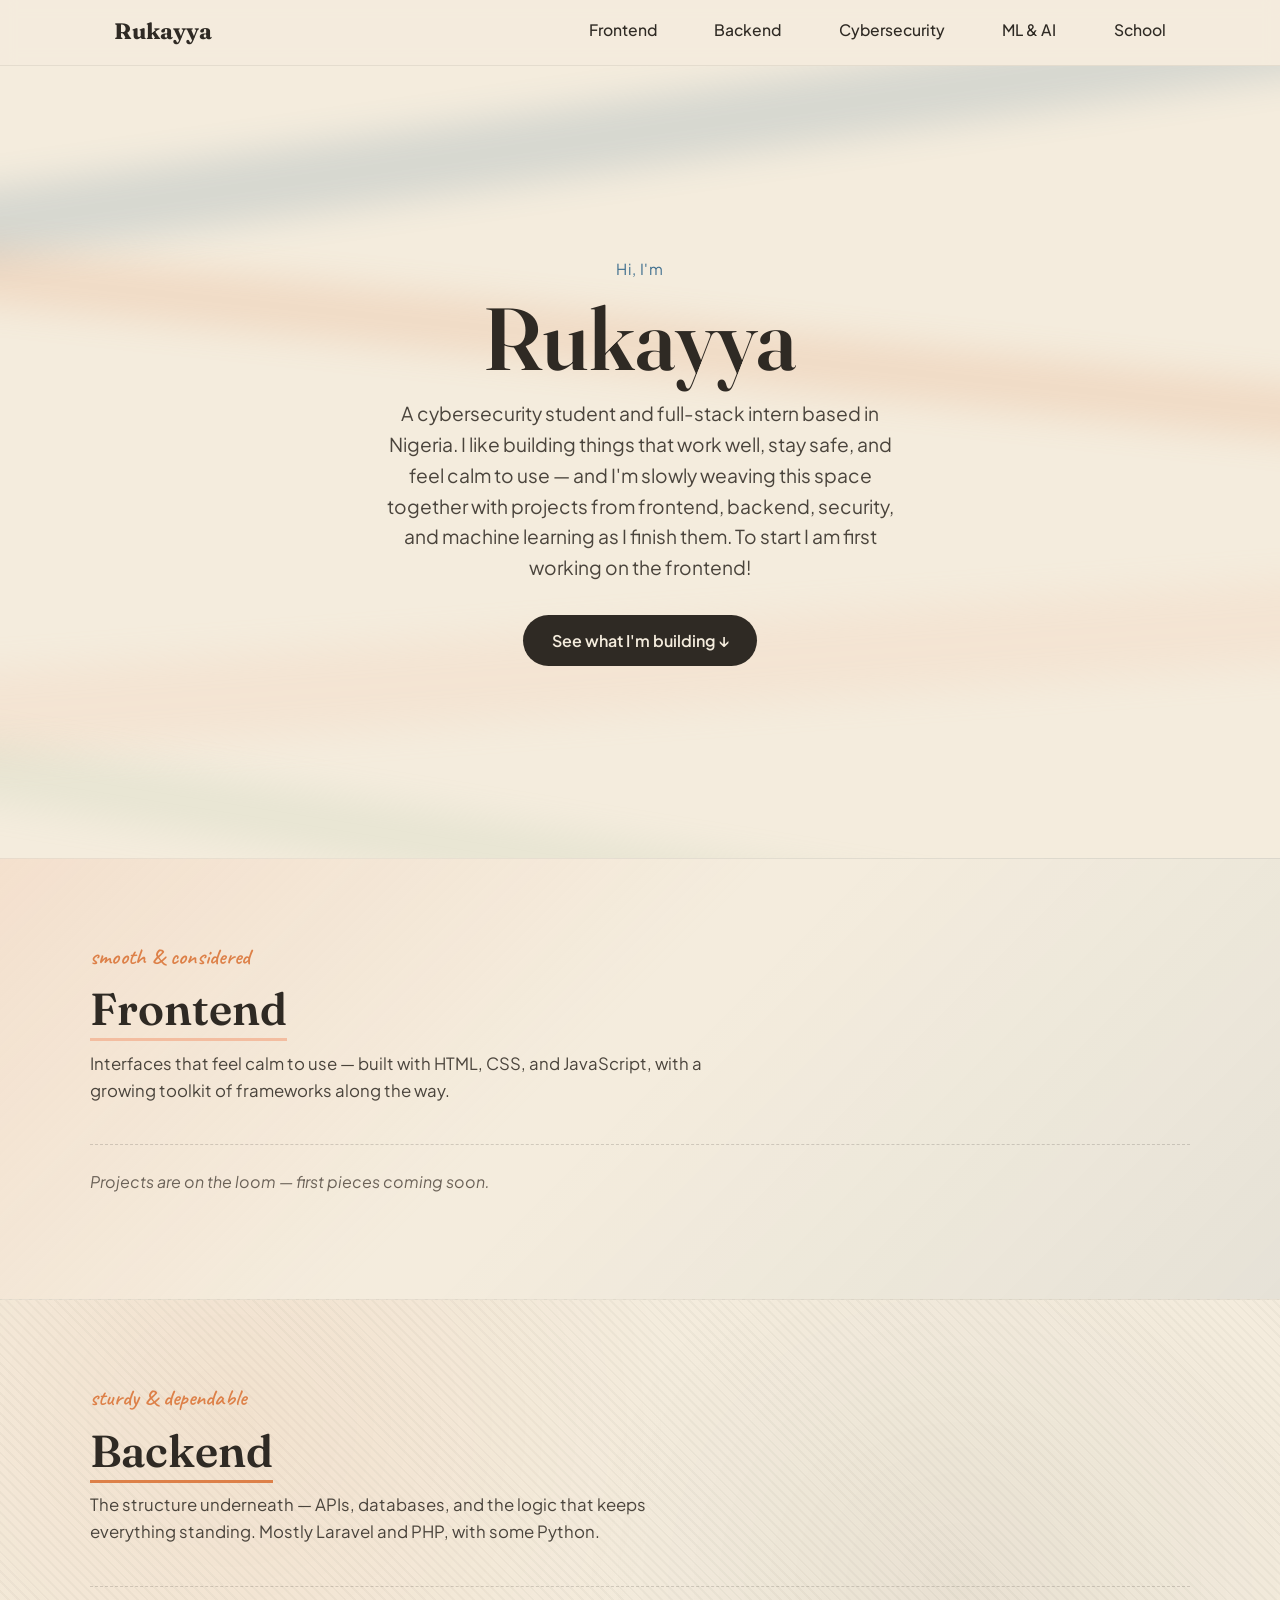
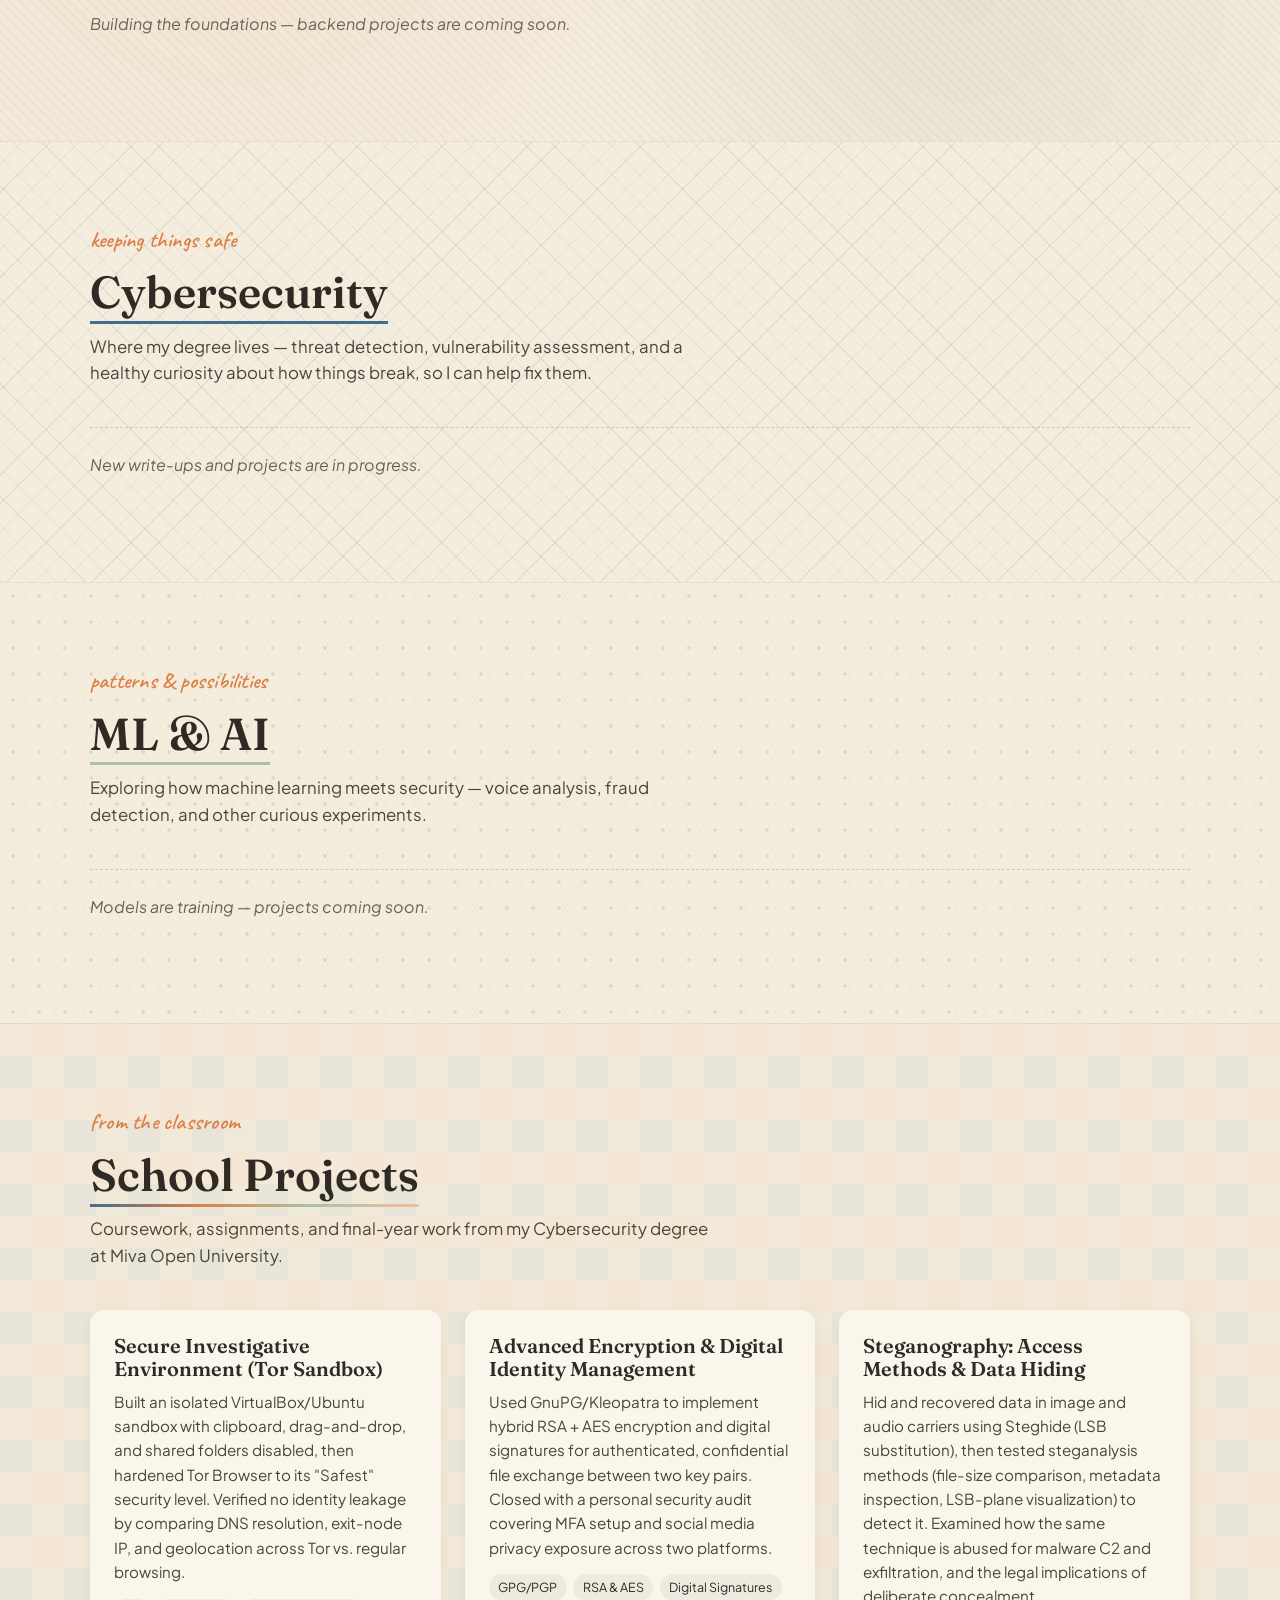
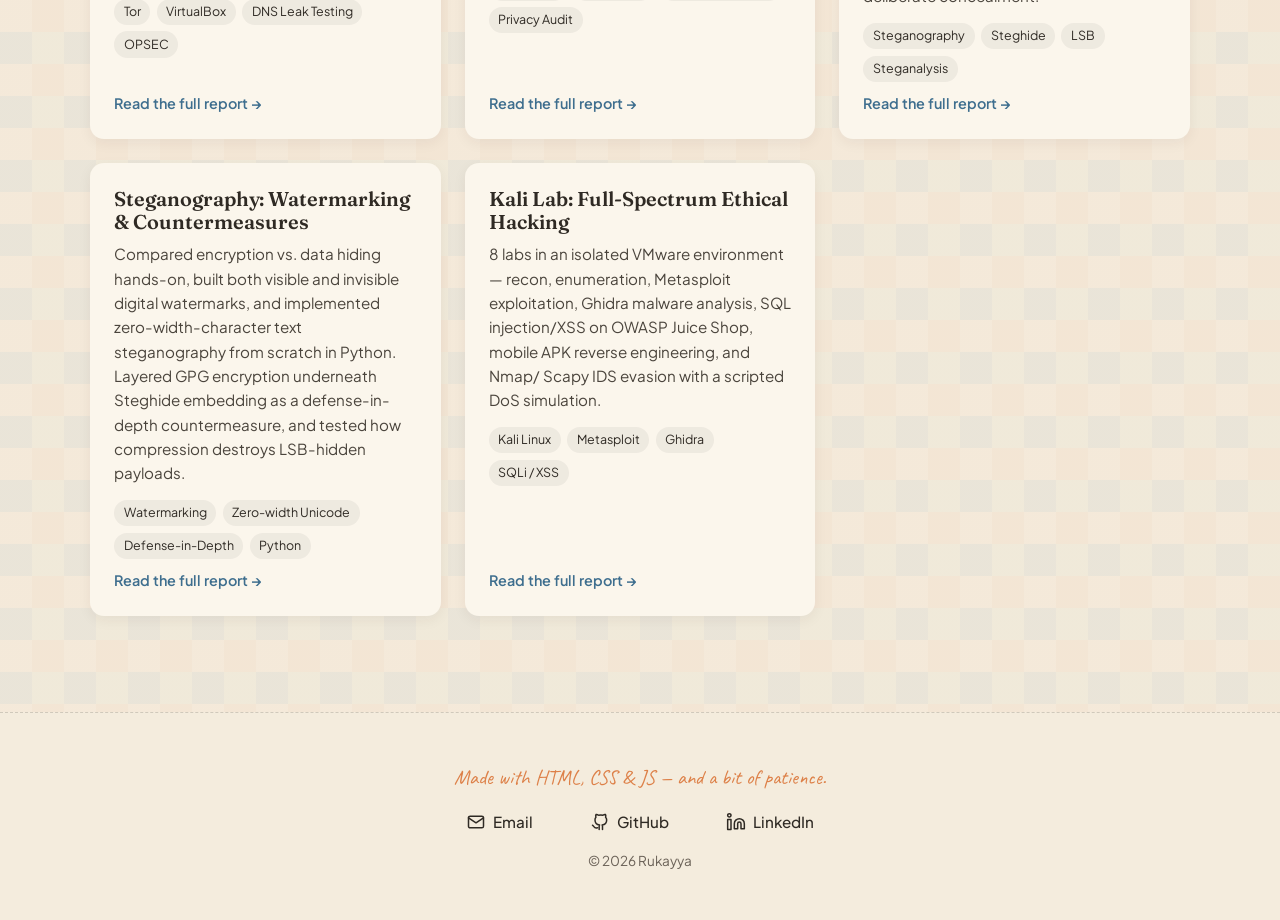
<file: index.html>
<!DOCTYPE html>
<html lang="en">
<head>
  <meta charset="UTF-8">
  <meta name="viewport" content="width=device-width, initial-scale=1.0">
  <title>Rukayya — Portfolio</title>
  <meta name="description" content="Portfolio of Rukayya — Frontend, Backend, Cybersecurity, ML &amp; AI, and school projects.">

  <!-- Yarn favicon, because everything here is a little bit woven together -->
  <link rel="icon" href="data:image/svg+xml,<svg xmlns=%22http://www.w3.org/2000/svg%22 viewBox=%220 0 100 100%22><text y=%22.9em%22 font-size=%2290%22>%F0%9F%A7%B6</text></svg>">

  <link rel="preconnect" href="https://fonts.googleapis.com">
  <link rel="preconnect" href="https://fonts.gstatic.com" crossorigin>
  <link href="https://fonts.googleapis.com/css2?family=Fraunces:opsz,wght@9..144,400..700&family=Plus+Jakarta+Sans:wght@400;500;600;700&family=Caveat:wght@600&display=swap" rel="stylesheet">

  <link rel="stylesheet" href="style.css">
</head>
<body>

  <a class="skip-link" href="#main">Skip to content</a>

  <header class="site-header">
    <div class="nav-wrap">
      <a href="#top" class="logo">Rukayya</a>

      <button class="nav-toggle" aria-label="Toggle navigation" aria-expanded="false">
        <span></span><span></span><span></span>
      </button>

      <nav class="nav-links" id="nav-links">
        <a href="#frontend">Frontend</a>
        <a href="#backend">Backend</a>
        <a href="#security">Cybersecurity</a>
        <a href="#ml-ai">ML &amp; AI</a>
        <a href="#school">School</a>
      </nav>
    </div>
  </header>

  <main id="main">

    <!-- ================= HERO ================= -->
    <section id="top" class="hero">
      <div class="hero-threads" aria-hidden="true">
        <span class="thread thread-blue"></span>
        <span class="thread thread-orange"></span>
        <span class="thread thread-peach"></span>
        <span class="thread thread-sage"></span>
      </div>

      <div class="hero-content">
        <p class="eyebrow">Hi, I'm</p>
        <h1>Rukayya</h1>
        <p class="hero-tagline">
          A cybersecurity student and full-stack intern based in Nigeria.
          I like building things that work well, stay safe, and feel calm to use —
          and I'm slowly weaving this space together with projects from frontend,
          backend, security, and machine learning as I finish them. 
          To start I am first working on the frontend!
        </p>
        <a href="#frontend" class="hero-cta">See what I'm building ↓</a>
      </div>
    </section>

    <!-- ================= FRONTEND ================= -->
    <section id="frontend" class="discipline silk">
      <div class="discipline-inner">
        <header class="discipline-header">
          <p class="eyebrow handwritten">smooth &amp; considered</p>
          <h2>Frontend</h2>
          <p class="discipline-intro">
            Interfaces that feel calm to use — built with HTML, CSS, and
            JavaScript, with a growing toolkit of frameworks along the way.
          </p>
        </header>

        <div class="project-grid" data-category="frontend"></div>
        <p class="empty-state" data-category="frontend">
          Projects are on the loom — first pieces coming soon.
        </p>
      </div>
    </section>

    <!-- ================= BACKEND ================= -->
    <section id="backend" class="discipline leather">
      <div class="discipline-inner">
        <header class="discipline-header">
          <p class="eyebrow handwritten">sturdy &amp; dependable</p>
          <h2>Backend</h2>
          <p class="discipline-intro">
            The structure underneath — APIs, databases, and the logic that
            keeps everything standing. Mostly Laravel and PHP, with some Python.
          </p>
        </header>

        <div class="project-grid" data-category="backend"></div>
        <p class="empty-state" data-category="backend">
          Building the foundations — backend projects are coming soon.
        </p>
      </div>
    </section>

    <!-- ================= CYBERSECURITY ================= -->
    <section id="security" class="discipline lace">
      <div class="discipline-inner">
        <header class="discipline-header">
          <p class="eyebrow handwritten">keeping things safe</p>
          <h2>Cybersecurity</h2>
          <p class="discipline-intro">
            Where my degree lives — threat detection, vulnerability
            assessment, and a healthy curiosity about how things break,
            so I can help fix them.
          </p>
        </header>

        <div class="project-grid" data-category="security"></div>
        <p class="empty-state" data-category="security">
          New write-ups and projects are in progress.
        </p>
      </div>
    </section>

    <!-- ================= ML & AI ================= -->
    <section id="ml-ai" class="discipline knit">
      <div class="discipline-inner">
        <header class="discipline-header">
          <p class="eyebrow handwritten">patterns &amp; possibilities</p>
          <h2>ML &amp; AI</h2>
          <p class="discipline-intro">
            Exploring how machine learning meets security — voice analysis,
            fraud detection, and other curious experiments.
          </p>
        </header>

        <div class="project-grid" data-category="ml-ai"></div>
        <p class="empty-state" data-category="ml-ai">
          Models are training — projects coming soon.
        </p>
      </div>
    </section>

    <!-- ================= SCHOOL PROJECTS ================= -->
    <section id="school" class="discipline patchwork">
      <div class="discipline-inner">
        <header class="discipline-header">
          <p class="eyebrow handwritten">from the classroom</p>
          <h2>School Projects</h2>
          <p class="discipline-intro">
            Coursework, assignments, and final-year work from my
            Cybersecurity degree at Miva Open University.
          </p>
        </header>

        <div class="project-grid" data-category="school">

          <a class="project-card-link" href="reports/cyb406-lab1.html">
            <div class="project-card">
              <h3>Secure Investigative Environment (Tor Sandbox)</h3>
              <p>
                Built an isolated VirtualBox/Ubuntu sandbox with clipboard,
                drag-and-drop, and shared folders disabled, then hardened
                Tor Browser to its "Safest" security level. Verified no
                identity leakage by comparing DNS resolution, exit-node IP,
                and geolocation across Tor vs. regular browsing.
              </p>
              <div class="project-tags">
                <span>Tor</span>
                <span>VirtualBox</span>
                <span>DNS Leak Testing</span>
                <span>OPSEC</span>
              </div>
              <span class="card-cta">Read the full report →</span>
            </div>
          </a>

          <a class="project-card-link" href="reports/cyb406-lab2.html">
            <div class="project-card">
              <h3>Advanced Encryption &amp; Digital Identity Management</h3>
              <p>
                Used GnuPG/Kleopatra to implement hybrid RSA + AES
                encryption and digital signatures for authenticated,
                confidential file exchange between two key pairs. Closed
                with a personal security audit covering MFA setup and
                social media privacy exposure across two platforms.
              </p>
              <div class="project-tags">
                <span>GPG/PGP</span>
                <span>RSA &amp; AES</span>
                <span>Digital Signatures</span>
                <span>Privacy Audit</span>
              </div>
              <span class="card-cta">Read the full report →</span>
            </div>
          </a>

          <a class="project-card-link" href="reports/cyb402-week1.html">
            <div class="project-card">
              <h3>Steganography: Access Methods &amp; Data Hiding</h3>
              <p>
                Hid and recovered data in image and audio carriers using
                Steghide (LSB substitution), then tested steganalysis
                methods (file-size comparison, metadata inspection,
                LSB-plane visualization) to detect it. Examined how the
                same technique is abused for malware C2 and exfiltration,
                and the legal implications of deliberate concealment.
              </p>
              <div class="project-tags">
                <span>Steganography</span>
                <span>Steghide</span>
                <span>LSB</span>
                <span>Steganalysis</span>
              </div>
              <span class="card-cta">Read the full report →</span>
            </div>
          </a>

          <a class="project-card-link" href="reports/cyb402-week2-8.html">
            <div class="project-card">
              <h3>Steganography: Watermarking &amp; Countermeasures</h3>
              <p>
                Compared encryption vs. data hiding hands-on, built both
                visible and invisible digital watermarks, and implemented
                zero-width-character text steganography from scratch in
                Python. Layered GPG encryption underneath Steghide
                embedding as a defense-in-depth countermeasure, and tested
                how compression destroys LSB-hidden payloads.
              </p>
              <div class="project-tags">
                <span>Watermarking</span>
                <span>Zero-width Unicode</span>
                <span>Defense-in-Depth</span>
                <span>Python</span>
              </div>
              <span class="card-cta">Read the full report →</span>
            </div>
          </a>

          <a class="project-card-link" href="reports/cyb405-group-assessment.html">
            <div class="project-card">
              <h3>Kali Lab: Full-Spectrum Ethical Hacking</h3>
              <p>
                 8 labs in an isolated
                VMware environment — recon, enumeration, Metasploit
                exploitation, Ghidra malware analysis, SQL injection/XSS on
                OWASP Juice Shop, mobile APK reverse engineering, and Nmap/
                Scapy IDS evasion with a scripted DoS simulation.
              </p>
              <div class="project-tags">
                <span>Kali Linux</span>
                <span>Metasploit</span>
                <span>Ghidra</span>
                <span>SQLi / XSS</span>
              </div>
              <span class="card-cta">Read the full report →</span>
            </div>
          </a>

        </div>
      </div>
    </section>

  </main>

  <footer class="site-footer">
    <div class="footer-inner">
      <p class="footer-note">Made with HTML, CSS &amp; JS — and a bit of patience.</p>

      <div class="footer-links">

        <a href="mailto:rukanasidi@gmail.com" aria-label="Email">
          <svg viewBox="0 0 24 24" fill="none" stroke="currentColor" stroke-width="1.8" stroke-linecap="round" stroke-linejoin="round"><rect x="3" y="5" width="18" height="14" rx="2"/><path d="M3 7l9 6 9-6"/></svg>
          <span>Email</span>
        </a>
        <a href="https://github.com/Rukanasidi" target="_blank" rel="noopener" aria-label="GitHub">
          <svg viewBox="0 0 24 24" fill="none" stroke="currentColor" stroke-width="1.8" stroke-linecap="round" stroke-linejoin="round"><path d="M9 19c-4.3 1.4-4.3-2.5-6-3m12 5v-3.5c0-1 .1-1.4-.5-2 2.8-.3 5.5-1.4 5.5-6a4.6 4.6 0 0 0-1.3-3.2 4.2 4.2 0 0 0-.1-3.2s-1.4-.4-3.1.8a10.8 10.8 0 0 0-5.2 0c-1.7-1.2-3.1-.8-3.1-.8a4.2 4.2 0 0 0-.1 3.2A4.6 4.6 0 0 0 6 9.5c0 4.6 2.7 5.7 5.5 6-.6.6-.6 1.2-.5 2V21"/></svg>
          <span>GitHub</span>
        </a>
        <a href="https://www.linkedin.com/in/rukayya-nasidi-1359771a4/" target="_blank" rel="noopener" aria-label="LinkedIn">
          <svg viewBox="0 0 24 24" fill="none" stroke="currentColor" stroke-width="1.8" stroke-linecap="round" stroke-linejoin="round"><path d="M16 8a6 6 0 0 1 6 6v6h-4v-6a2 2 0 0 0-4 0v6h-4v-6a6 6 0 0 1 6-6z"/><rect x="2" y="9" width="4" height="12"/><circle cx="4" cy="4" r="2"/></svg>
          <span>LinkedIn</span>
        </a>
      </div>

      <p class="footer-copy">© <span id="year"></span> Rukayya</p>
    </div>
  </footer>

  <script src="script.js"></script>
</body>
</html>
</file>
<file: style.css>
/* ============================================================
   ROOT TOKENS
   Palette: linen, espresso ink, denim blue, terracotta, peach, sage
   ============================================================ */
:root {
  --color-bg:      #F4ECDD; /* linen */
  --color-card:    #FBF6EC; /* lighter cream for cards */
  --color-ink:     #2F2A24; /* warm near-black */
  --color-blue:    #3E6E8E; /* denim */
  --color-orange:  #DD8048; /* terracotta */
  --color-peach:   #F3BDA0;
  --color-sage:    #A9C2A0;

  --font-display: "Fraunces", Georgia, serif;
  --font-body: "Plus Jakarta Sans", system-ui, -apple-system, sans-serif;
  --font-hand: "Caveat", cursive;

  --max-width: 1100px;
  --radius: 14px;
}

/* ============================================================
   RESET / BASE
   ============================================================ */
* {
  margin: 0;
  padding: 0;
  box-sizing: border-box;
}

html {
  scroll-behavior: smooth;
}

body {
  font-family: var(--font-body);
  background: var(--color-bg);
  color: var(--color-ink);
  line-height: 1.6;
  -webkit-font-smoothing: antialiased;
}

h1, h2, h3 {
  font-family: var(--font-display);
  font-weight: 600;
  line-height: 1.15;
}

a {
  color: inherit;
}

img {
  max-width: 100%;
  display: block;
}

/* Accessible focus state */
a:focus-visible,
button:focus-visible {
  outline: 3px solid var(--color-orange);
  outline-offset: 3px;
  border-radius: 4px;
}

.skip-link {
  position: absolute;
  left: -999px;
  top: 0;
  background: var(--color-orange);
  color: #fff;
  padding: 0.5em 1em;
  z-index: 1000;
}
.skip-link:focus {
  left: 0.5em;
  top: 0.5em;
}

.eyebrow {
  font-size: 0.95rem;
  letter-spacing: 0.04em;
  color: var(--color-blue);
  margin-bottom: 0.4em;
}

.handwritten {
  font-family: var(--font-hand);
  font-size: 1.4rem;
  font-weight: 600;
  color: var(--color-orange);
  letter-spacing: 0.01em;
}

/* ============================================================
   HEADER / NAV
   ============================================================ */
.site-header {
  position: sticky;
  top: 0;
  z-index: 100;
  background: rgba(244, 236, 221, 0.85);
  backdrop-filter: blur(8px);
  border-bottom: 1px solid rgba(47, 42, 36, 0.08);
}

.nav-wrap {
  max-width: var(--max-width);
  margin: 0 auto;
  display: flex;
  align-items: center;
  justify-content: space-between;
  padding: 0.9rem 1.5rem;
}

.logo {
  font-family: var(--font-display);
  font-weight: 700;
  font-size: 1.4rem;
  text-decoration: none;
  color: var(--color-ink);
}

.nav-links {
  display: flex;
  gap: 1.8rem;
}

.nav-links a {
  text-decoration: none;
  font-weight: 500;
  font-size: 0.98rem;
  color: var(--color-ink);
  padding-bottom: 4px;
  margin-left: 1.8rem;
  border-bottom: 2px dashed transparent;
  transition: border-color 0.2s ease, color 0.2s ease;
}

.nav-links a:hover,
.nav-links a.active {
  border-bottom-color: var(--color-orange);
  color: var(--color-orange);
}

/* Mobile nav toggle (hidden on desktop) */
.nav-toggle {
  display: none;
  flex-direction: column;
  justify-content: center;
  gap: 5px;
  width: 38px;
  height: 38px;
  background: transparent;
  border: none;
  cursor: pointer;
}

.nav-toggle span {
  display: block;
  width: 100%;
  height: 2px;
  background: var(--color-ink);
  border-radius: 2px;
  transition: transform 0.25s ease, opacity 0.25s ease;
}

.nav-toggle[aria-expanded="true"] span:nth-child(1) {
  transform: translateY(7px) rotate(45deg);
}
.nav-toggle[aria-expanded="true"] span:nth-child(2) {
  opacity: 0;
}
.nav-toggle[aria-expanded="true"] span:nth-child(3) {
  transform: translateY(-7px) rotate(-45deg);
}

/* ============================================================
   HERO
   ============================================================ */
.hero {
  position: relative;
  min-height: 88vh;
  display: flex;
  align-items: center;
  justify-content: center;
  overflow: hidden;
  padding: 6rem 1.5rem;
  text-align: center;
}

.hero-content {
  position: relative;
  z-index: 2;
  max-width: 640px;
}

.hero h1 {
  font-size: clamp(3rem, 9vw, 5.5rem);
  margin-bottom: 0.6rem;
}

.hero-tagline {
  font-size: clamp(1rem, 2.2vw, 1.2rem);
  max-width: 540px;
  margin: 0 auto 2rem;
  color: #4a443c;
}

.hero-cta {
  display: inline-block;
  font-weight: 600;
  text-decoration: none;
  padding: 0.8rem 1.8rem;
  border-radius: 999px;
  background: var(--color-ink);
  color: var(--color-bg);
  transition: transform 0.2s ease, background 0.2s ease;
}

.hero-cta:hover {
  background: var(--color-orange);
  transform: translateY(-2px);
}

/* Woven "thread" ribbons — the one bold visual moment */
.hero-threads {
  position: absolute;
  top: 0;
  right: 0;
  bottom: 0;
  left: 0;
  z-index: 1;
}

.thread {
  position: absolute;
  display: block;
  height: 70px;
  width: 160%;
  border-radius: 999px;
  opacity: 0.16;
  filter: blur(18px);
}

.thread-blue {
  top: 4%;
  left: -30%;
  background: var(--color-blue);
  transform: rotate(-8deg);
  animation: drift1 26s ease-in-out infinite alternate;
}

.thread-orange {
  top: 30%;
  left: -40%;
  background: var(--color-orange);
  transform: rotate(6deg);
  height: 55px;
  animation: drift2 22s ease-in-out infinite alternate;
}

.thread-peach {
  bottom: 18%;
  left: -35%;
  background: var(--color-peach);
  transform: rotate(-4deg);
  height: 85px;
  animation: drift1 30s ease-in-out infinite alternate-reverse;
}

.thread-sage {
  bottom: -2%;
  left: -45%;
  background: var(--color-sage);
  transform: rotate(9deg);
  height: 60px;
  animation: drift2 24s ease-in-out infinite alternate-reverse;
}

@keyframes drift1 {
  from { transform: translateX(0) rotate(-8deg); }
  to   { transform: translateX(6%) rotate(-6deg); }
}
@keyframes drift2 {
  from { transform: translateX(0) rotate(6deg); }
  to   { transform: translateX(-6%) rotate(8deg); }
}

/* ============================================================
   DISCIPLINE SECTIONS (shared)
   ============================================================ */
.discipline {
  padding: 5rem 1.5rem;
  border-top: 1px solid rgba(47, 42, 36, 0.06);
  position: relative;
}

.discipline-inner {
  max-width: var(--max-width);
  margin: 0 auto;
}

.discipline-header {
  max-width: 620px;
  margin-bottom: 2.5rem;
}

.discipline-header h2 {
  font-size: clamp(2rem, 5vw, 2.8rem);
  margin-bottom: 0.6rem;
}

.discipline-intro {
  color: #4a443c;
  font-size: 1.05rem;
}

.empty-state {
  font-style: italic;
  color: #6b6258;
  padding: 1.5rem 0;
  border-top: 1px dashed rgba(47, 42, 36, 0.18);
}

/* Project grid (ready for when projects are added) */
.project-grid {
  display: grid;
  grid-template-columns: repeat(auto-fit, minmax(260px, 1fr));
  gap: 1.5rem;
  margin-bottom: 1rem;
}

.project-grid:empty {
  display: none;
}

.project-card {
  background: var(--color-card);
  border-radius: var(--radius);
  padding: 1.5rem;
  box-shadow: 0 4px 14px rgba(47, 42, 36, 0.06);
  display: flex;
  flex-direction: column;
  gap: 0.6rem;
}

.project-card h3 {
  font-size: 1.25rem;
}

.project-card p {
  color: #4a443c;
  font-size: 0.95rem;
}

.project-tags {
  display: flex;
  flex-wrap: wrap;
  gap: 0.4rem;
  margin-top: 0.3rem;
}

.project-tags span {
  font-size: 0.78rem;
  padding: 0.2rem 0.6rem;
  border-radius: 999px;
  background: rgba(47, 42, 36, 0.06);
  color: var(--color-ink);
}

.project-card a {
  margin-top: 0.4rem;
  font-weight: 600;
  text-decoration: none;
  color: var(--color-blue);
}

.project-card a:hover {
  color: var(--color-orange);
}

/* Whole-card link wrapper (cards that lead to a report page) */
.project-card-link {
  text-decoration: none;
  display: block;
  border-radius: var(--radius);
  transition: transform 0.2s ease, box-shadow 0.2s ease;
}

.project-card-link:hover {
  transform: translateY(-3px);
}

.project-card-link:hover .project-card {
  box-shadow: 0 10px 24px rgba(47, 42, 36, 0.12);
}

.project-card-link .project-card {
  height: 100%;
}

.card-cta {
  margin-top: auto;
  font-weight: 600;
  font-size: 0.9rem;
  color: var(--color-blue);
  display: inline-flex;
  align-items: center;
  gap: 0.3rem;
}

.project-card-link:hover .card-cta {
  color: var(--color-orange);
}

/* ============================================================
   TEXTURES — each discipline gets its own "fabric"
   All patterns are low-opacity CSS gradients, no images needed.
   ============================================================ */

/* Frontend — silk: smooth diagonal sheen, accent peach */
.silk {
  background-image:
    linear-gradient(135deg, rgba(243, 189, 160, 0.25) 0%, transparent 45%),
    linear-gradient(315deg, rgba(62, 110, 142, 0.08) 0%, transparent 50%);
}
.silk h2 { border-bottom: 3px solid var(--color-peach); display: inline-block; padding-bottom: 0.2rem; }

/* Backend — leather: grainy, warm, accent terracotta */
.leather {
  background-image:
    radial-gradient(circle at 18% 28%, rgba(221, 128, 72, 0.10) 0, transparent 40%),
    radial-gradient(circle at 75% 65%, rgba(47, 42, 36, 0.06) 0, transparent 38%),
    repeating-linear-gradient(45deg, rgba(47, 42, 36, 0.035) 0 2px, transparent 2px 7px);
}
.leather h2 { border-bottom: 3px solid var(--color-orange); display: inline-block; padding-bottom: 0.2rem; }

/* Cybersecurity — lace / net mesh, accent blue */
.lace {
  background-image:
    repeating-linear-gradient(45deg, rgba(62, 110, 142, 0.10) 0 1px, transparent 1px 20px),
    repeating-linear-gradient(-45deg, rgba(62, 110, 142, 0.10) 0 1px, transparent 1px 20px);
}
.lace h2 { border-bottom: 3px solid var(--color-blue); display: inline-block; padding-bottom: 0.2rem; }

/* ML & AI — knit / node network, accent sage */
.knit {
  background-image:
    radial-gradient(circle, rgba(169, 194, 160, 0.35) 1.6px, transparent 1.6px),
    repeating-linear-gradient(60deg, rgba(169, 194, 160, 0.07) 0 1px, transparent 1px 26px),
    repeating-linear-gradient(-60deg, rgba(169, 194, 160, 0.07) 0 1px, transparent 1px 26px);
  background-size: 26px 26px, auto, auto;
}
.knit h2 { border-bottom: 3px solid var(--color-sage); display: inline-block; padding-bottom: 0.2rem; }

/* School — patchwork of all four colors */
.patchwork {
  background-image: repeating-conic-gradient(
    from 0deg,
    rgba(221, 128, 72, 0.06) 0% 25%,
    rgba(169, 194, 160, 0.06) 25% 50%,
    rgba(62, 110, 142, 0.06) 50% 75%,
    rgba(243, 189, 160, 0.06) 75% 100%
  );
  background-size: 64px 64px;
}
.patchwork h2 {
  border-bottom: 3px solid var(--color-ink);
  border-image: linear-gradient(90deg, var(--color-blue), var(--color-orange), var(--color-sage), var(--color-peach)) 1;
  display: inline-block;
  padding-bottom: 0.2rem;
}

/* ============================================================
   FOOTER
   ============================================================ */
.site-footer {
  border-top: 1px dashed rgba(47, 42, 36, 0.18);
  padding: 3rem 1.5rem;
  text-align: center;
}

.footer-inner {
  max-width: var(--max-width);
  margin: 0 auto;
  display: flex;
  flex-direction: column;
  align-items: center;
  gap: 1rem;
}

.footer-note {
  font-family: var(--font-hand);
  font-size: 1.3rem;
  color: var(--color-orange);
}

.footer-links {
  display: flex;
  gap: 1.8rem;
  flex-wrap: wrap;
  justify-content: center;
}

.footer-links a {
  display: flex;
  align-items: center;
  gap: 0.4rem;
  margin: 0 0.9rem;
  text-decoration: none;
  font-weight: 500;
  font-size: 0.95rem;
  color: var(--color-ink);
  transition: color 0.2s ease;
}

.footer-links a:hover {
  color: var(--color-blue);
}

.footer-links svg {
  width: 20px;
  height: 20px;
}

.footer-copy {
  font-size: 0.85rem;
  color: #6b6258;
}

/* ============================================================
   RESPONSIVE
   ============================================================ */
@media (max-width: 760px) {
  .nav-toggle {
    display: flex;
  }

  .nav-links {
    position: absolute;
    top: 100%;
    left: 0;
    right: 0;
    background: var(--color-bg);
    flex-direction: column;
    gap: 0;
    max-height: 0;
    overflow: hidden;
    transition: max-height 0.3s ease;
    border-bottom: 1px solid rgba(47, 42, 36, 0.08);
  }

  .nav-links.open {
    max-height: 320px;
  }

  .nav-links a {
    padding: 0.9rem 1.5rem;
    margin-left: 0;
    border-bottom: 1px solid rgba(47, 42, 36, 0.06);
  }

  .hero {
    min-height: 78vh;
    padding: 4rem 1.2rem;
  }
}

/* ============================================================
   REDUCED MOTION
   ============================================================ */
@media (prefers-reduced-motion: reduce) {
  html {
    scroll-behavior: auto;
  }
  .thread {
    animation: none !important;
  }
}

/* ============================================================
   REPORT PAGES (individual lab write-ups)
   ============================================================ */
.report-header {
  padding: 3.5rem 1.5rem 2.5rem;
  border-top: 1px solid rgba(47, 42, 36, 0.06);
}

.report-header-inner {
  max-width: 760px;
  margin: 0 auto;
}

.back-link {
  display: inline-flex;
  align-items: center;
  gap: 0.4rem;
  text-decoration: none;
  color: var(--color-blue);
  font-weight: 600;
  font-size: 0.92rem;
  margin-bottom: 1.4rem;
}

.back-link:hover {
  color: var(--color-orange);
}

.report-header h1 {
  font-size: clamp(1.9rem, 4.5vw, 2.6rem);
  margin-bottom: 0.7rem;
}

.report-meta {
  display: flex;
  flex-wrap: wrap;
  gap: 0.5rem 1.2rem;
  color: #6b6258;
  font-size: 0.92rem;
  margin-bottom: 1rem;
}

.report-summary {
  color: #4a443c;
  font-size: 1.05rem;
  max-width: 640px;
}

.report-tags {
  display: flex;
  flex-wrap: wrap;
  gap: 0.4rem;
  margin-top: 1.1rem;
}

.report-tags span {
  font-size: 0.78rem;
  padding: 0.25rem 0.7rem;
  border-radius: 999px;
  background: rgba(62, 110, 142, 0.1);
  color: var(--color-blue);
  font-weight: 600;
}

.report-body {
  padding: 0 1.5rem 5rem;
}

.report-body-inner {
  max-width: 760px;
  margin: 0 auto;
}

.report-exercise {
  padding: 2.4rem 0;
  border-top: 1px dashed rgba(47, 42, 36, 0.16);
}

.report-exercise:first-child {
  border-top: none;
  padding-top: 0.5rem;
}

.report-exercise h2 {
  font-size: 1.5rem;
  margin-bottom: 0.3rem;
  color: var(--color-ink);
}

.report-exercise .objective {
  font-style: italic;
  color: #6b6258;
  margin-bottom: 1.1rem;
  font-size: 0.95rem;
}

.report-exercise h3 {
  font-size: 1.05rem;
  margin: 1.3rem 0 0.5rem;
  color: var(--color-blue);
}

.report-exercise p {
  color: #3c362f;
  margin-bottom: 0.9rem;
}

.report-exercise ul {
  margin: 0 0 1rem 1.3rem;
  color: #3c362f;
}

.report-exercise li {
  margin-bottom: 0.4rem;
}

.report-table {
  width: 100%;
  border-collapse: collapse;
  margin: 1rem 0 1.3rem;
  font-size: 0.92rem;
  background: var(--color-card);
  border-radius: 10px;
  overflow: hidden;
}

.report-table th,
.report-table td {
  text-align: left;
  padding: 0.6rem 0.8rem;
  border-bottom: 1px solid rgba(47, 42, 36, 0.08);
}

.report-table th {
  background: rgba(62, 110, 142, 0.1);
  color: var(--color-blue);
  font-weight: 700;
}

.figure-row {
  display: grid;
  grid-template-columns: repeat(auto-fit, minmax(220px, 1fr));
  gap: 0.9rem;
  margin: 1.2rem 0;
}

.figure {
  background: var(--color-card);
  border-radius: 10px;
  overflow: hidden;
  box-shadow: 0 3px 10px rgba(47, 42, 36, 0.06);
}

.figure img {
  width: 100%;
  display: block;
}

.figure figcaption {
  padding: 0.6rem 0.8rem;
  font-size: 0.82rem;
  color: #6b6258;
}

.callout {
  background: rgba(169, 194, 160, 0.15);
  border-left: 3px solid var(--color-sage);
  padding: 0.9rem 1.1rem;
  border-radius: 8px;
  margin: 1.2rem 0;
  font-size: 0.95rem;
  color: #3c362f;
}

.report-exercise code {
  background: rgba(47, 42, 36, 0.06);
  padding: 0.1rem 0.35rem;
  border-radius: 5px;
  font-family: "SFMono-Regular", Consolas, "Liberation Mono", Menlo, monospace;
  font-size: 0.88em;
}

.report-exercise pre {
  background: var(--color-ink);
  color: #f4ecdd;
  padding: 0.9rem 1.1rem;
  border-radius: 10px;
  overflow-x: auto;
  margin: 0.8rem 0 1.2rem;
  font-size: 0.85rem;
}

.report-exercise pre code {
  background: none;
  padding: 0;
  color: inherit;
}

.report-links {
  margin-top: 0.6rem;
  font-size: 0.9rem;
}

.report-links a {
  color: var(--color-blue);
  text-decoration: underline;
}
</file>
